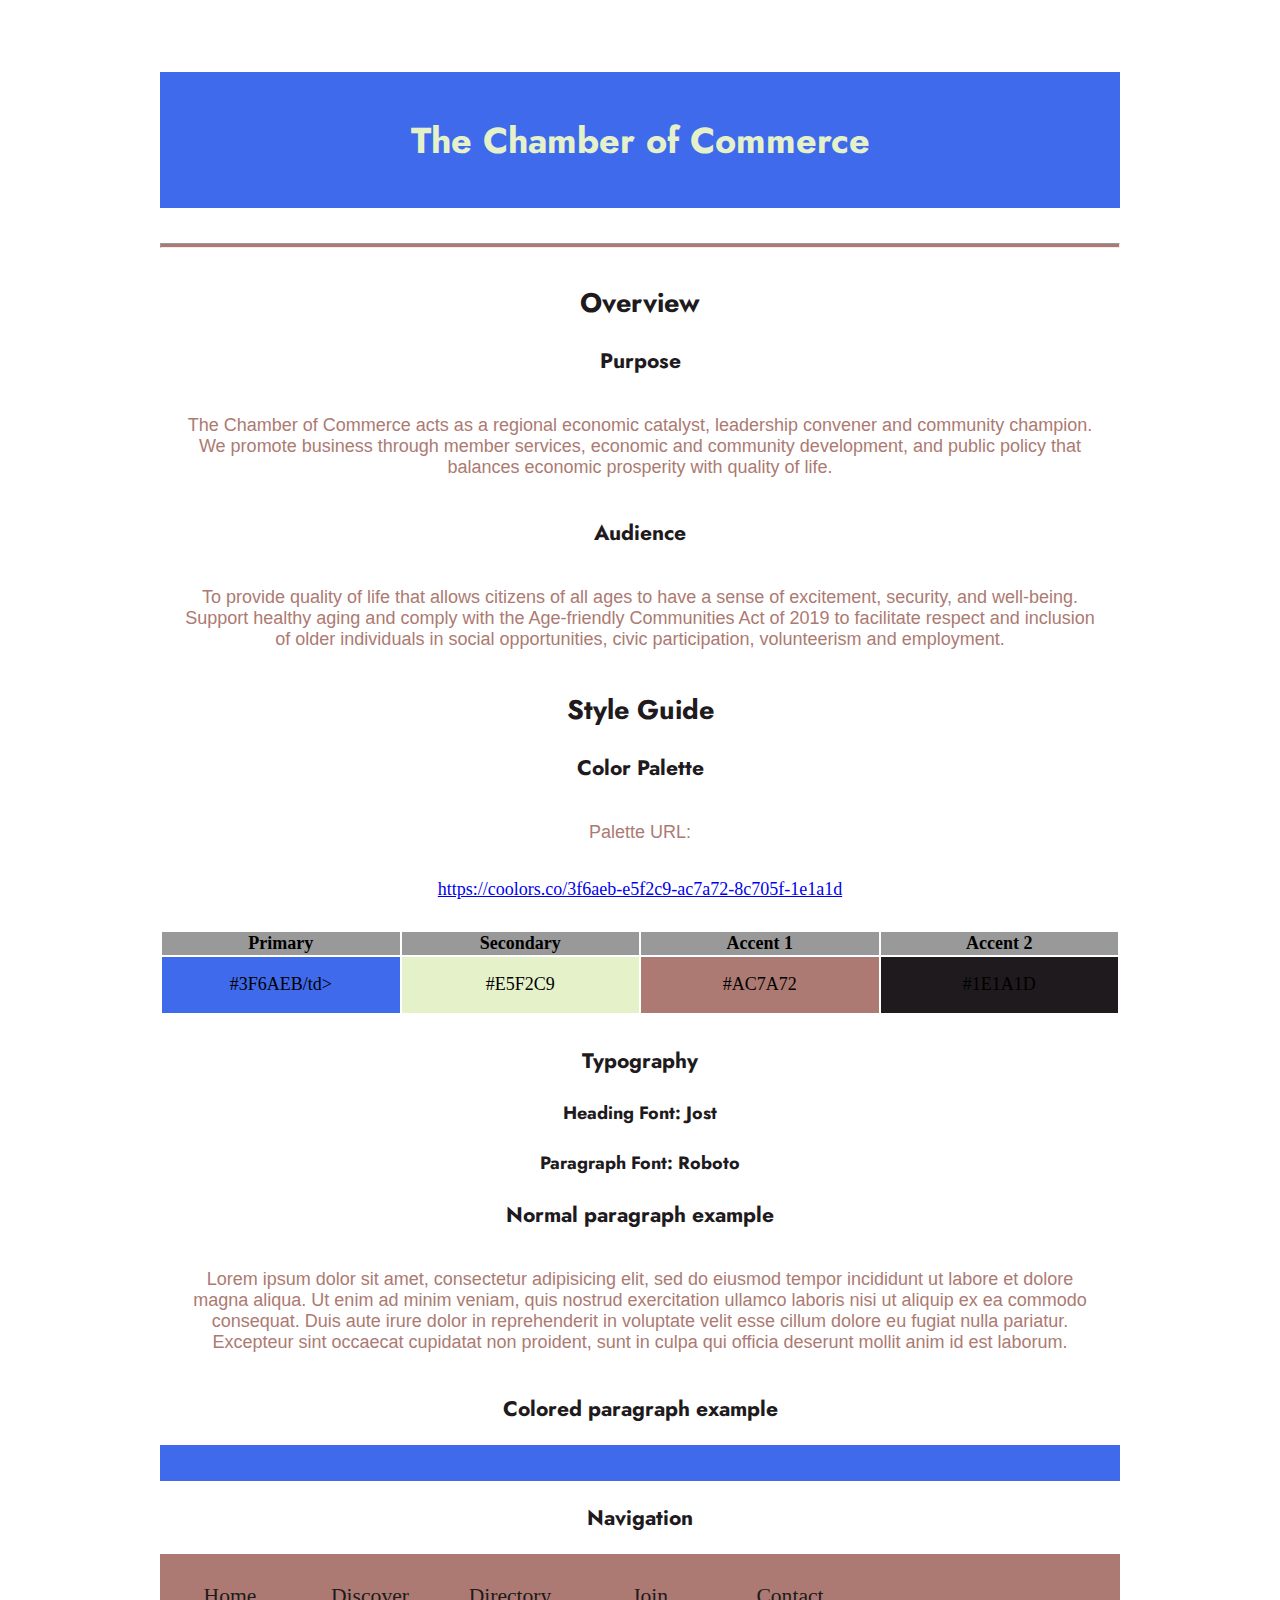
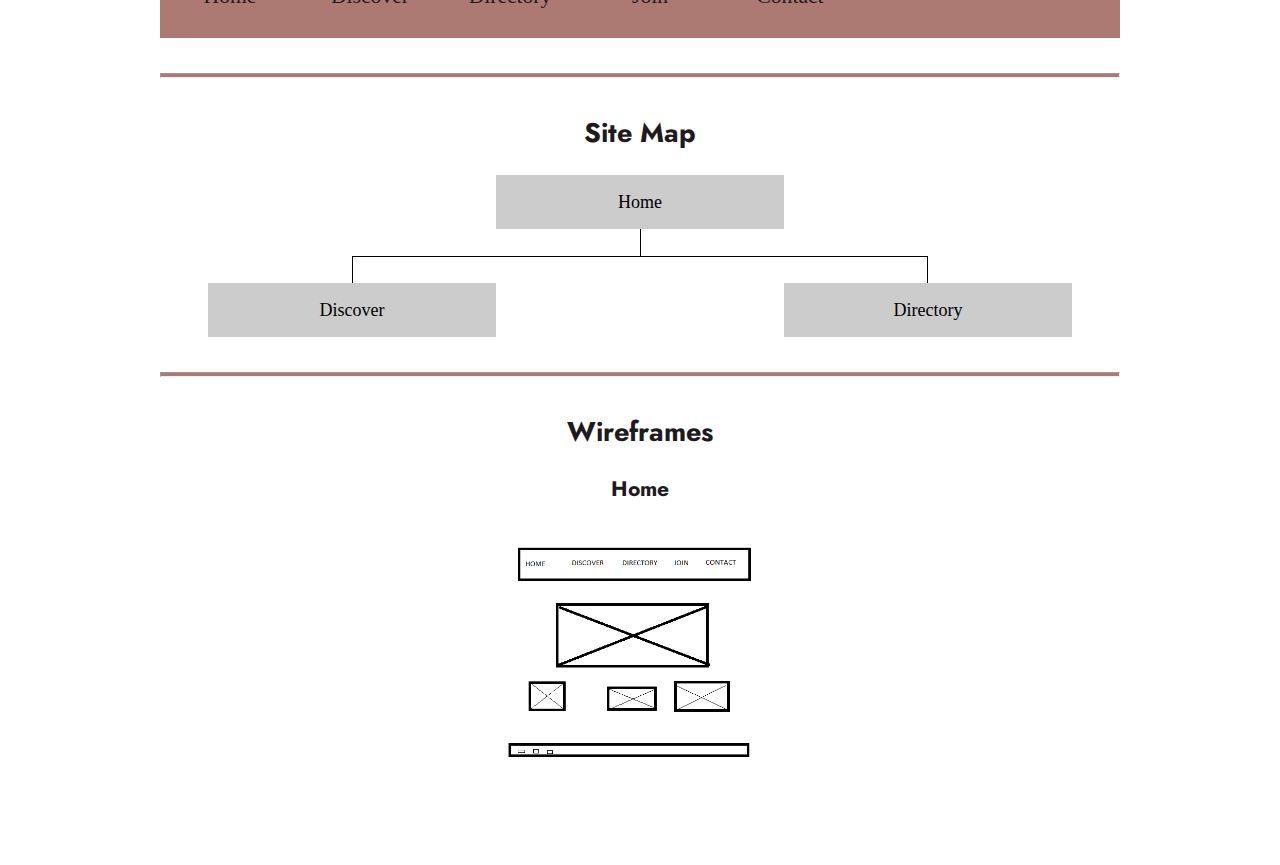
<file: week01/chamber-site-plan.html>
<!DOCTYPE html>
<html lang="en-us">

<head>
  <meta charset="utf-8" />
  <title>chamber-Site-Plan</title>
  <link type="text/css" rel="stylesheet" href="styles/styles.css" />
</head>

<body>
  <header>
    <h1> The Chamber of Commerce</h1>
  </header>
  <main>
   
    <hr />
    <h2>Overview</h2>
    <h3>Purpose</h3>
    <p> 
      The  Chamber of Commerce acts as a regional economic catalyst, 
      leadership convener and community champion. We promote business 
      through member services, economic and community development, and 
      public policy that balances economic prosperity with quality of life.
    </p>
   

    <h3>Audience</h3>
    <p>
      To provide quality of life that allows citizens of all ages to have 
      a sense of excitement, security, and well-being.  Support healthy aging
      and comply with the Age-friendly Communities Act of 2019 to facilitate
      respect and inclusion of older individuals in social opportunities,
      civic participation, volunteerism and employment.
    </p>
   
   
    
    <h2>Style Guide</h2>

   

    <h3>Color Palette</h3>
  
    <p>Palette URL:</p>
    <a href="https://coolors.co/3f6aeb-e5f2c9-ac7a72-8c705f-1e1a1d"
      target="_blank">https://coolors.co/3f6aeb-e5f2c9-ac7a72-8c705f-1e1a1d</a>

    <table class="colors">
      <tr>
        <th>Primary</th>
        <th>Secondary</th>
        <th>Accent 1</th>
        <th>Accent 2</th>
      </tr>
      
      <tr>
        <td class="primary">#3F6AEB/td>
        <td class="secondary">#E5F2C9</td>
        <td class="accent1">#AC7A72</td>
        <td class="accent2">#1E1A1D</td>
      </tr>
    </table>

   
    <h3>Typography</h3>
    

    <h4>
      Heading Font: Jost
     
    </h4>
    <h4>
      Paragraph Font: Roboto

    </h4>
    <h3>Normal paragraph example</h3>
    <p>
        Lorem ipsum dolor sit amet, consectetur adipisicing elit,
        sed do eiusmod tempor incididunt ut labore et dolore magna aliqua. 
        Ut enim ad minim veniam, quis nostrud exercitation ullamco laboris nisi
        ut aliquip ex ea commodo consequat. Duis aute irure dolor in reprehenderit
        in voluptate velit esse cillum dolore eu fugiat nulla pariatur. Excepteur
        sint occaecat cupidatat non proident, sunt in culpa qui officia deserunt
        mollit anim id est laborum.
    </p>
    <h3>Colored paragraph example</h3>
    <p class="colored">
      
    </p>

    
    <h3>Navigation</h3>
   
      <nav>
        <a href="#">Home</a>
        <a href="#">Discover</a>
        <a href="#">Directory </a>
        <a href="#">Join</a>
        <a href="#">Contact</a>
      </nav>
      <hr />
      <h2>Site Map</h2>
      <div class="sitemap">
        <div class="sm-home">Home</div>
        <div class="sm-page2"> Discover</div>
        <div class="sm-page3">Directory</div>
  
        <div class="top">&nbsp;</div>
        <div class="left">&nbsp;</div>
        <div class="right">&nbsp;</div>
      </div>
      <hr />
      <h2>Wireframes</h2>
     
  
      <h3>Home</h3>
  
      <img src="/week01/images/Wireframe.png" alt="home page wireframe" />
  
      
  
     
    </main>
  </body>
  
  </html>
</file>
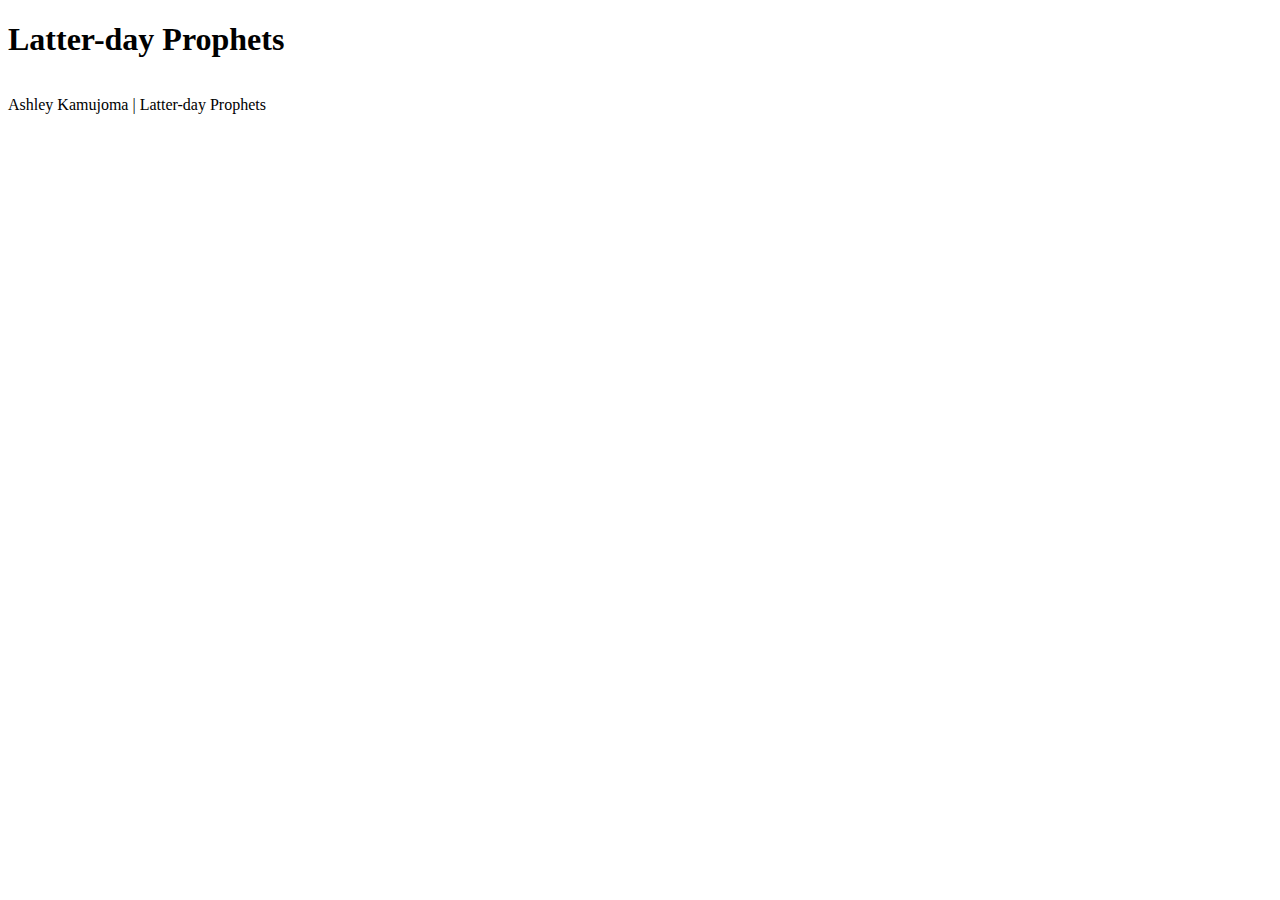
<file: week05/prophets.html>
<!DOCTYPE html>
<html lang="en">
<head>
  <meta charset="UTF-8">
  <meta http-equiv="X-UA-Compatible" content="IE=edge">
  <meta name="viewport" content="width=device-width, initial-scale=1.0">
  <title>Latter-day Prophets</title>
  <link rel="stylesheet" href="./styles/prophets.css">
</head>
<body>
  <header>
    <h1>Latter-day Prophets</h1>
  </header>
  <main>
    <div id="cards"></div>
  </main>
  <footer>
    <p>Ashley Kamujoma | Latter-day Prophets</p>
  </footer>
  <script src="scripts/prophets.js"></script>
</body>
</html>
</file>
<file: week01/styles/styles.css>
@import url('https://fonts.googleapis.com/css2?family=Jost:wght@300&family=Rock+Salt&display=swap');

:root {
  
  --primary-color: #3f6aeb ;
  --secondary-color: #e5f2c9;
  --accent1-color: #ac7a72;
  --accent2-color: #1e1a1d;

  
  --heading-font: "Jost";
  --paragraph-font: Roboto, Helvetica, sans-serif;

 
  --headline-color-on-white: #1e1a1d ;  
  --headline-color-on-color: #e5f2c9; 
  --paragraph-color-on-white: #ac7a72  ;  
  --paragraph-color-on-color: #ffffff; 
  --paragraph-background-color: #3f6aeb  ;
  --nav-link-color: #1e1a1d;
  --nav-background-color: #ac7a72;
  --nav-hover-link-color: #e5f2c9;
  --nav-hover-background-color: #3f6aeb;
}




body {
  max-width: 960px;
  margin: 0 auto;
  padding: 4em;
  font-size: 18px;
  text-align: center;
}
img {
  display: block;
  margin: 0 auto;
  max-width: 300px;
}
h1, h2, h3, h4, h5, h6 {
  font-family: var(--heading-font);
  color: var(--headline-color-on-white);
}
h2 {
  text-align: center;
}
hr {
  height: 3px;
  margin: 35px 0;
  background: var(--accent1-color);
}
header {
  padding: 1em;
  text-align: center;
  color: var(--headline-color-on-color);
  background-color: var(--paragraph-background-color);
}
header > h1, header > h2 {
  color: var(--headline-color-on-color);
}
p {
  font-family: var(--paragraph-font);
  color: var(--paragraph-color-on-white);
  padding: 1em;
}
.colors {
  width: 100%;
  min-width: 350px;
  margin: 30px auto;
  text-align: center;
}
.colors th {
  background-color: #999;
}
.colors td{
  width: 25%;
  height: 3em;
}
.primary {
  background-color: var(--primary-color);
}
.secondary {
  background-color: var(--secondary-color);
}
.accent1 {
  background-color: var(--accent1-color);
}
.accent2{
  background-color: var(--accent2-color);
}
p.colored {
  background-color: var(--paragraph-background-color);
  color: var(--paragraph-color-on-color);
}
nav {
  background-color: var(--nav-background-color);
  line-height: 3em;
  text-align: center;
  font-size: 1.2em;
}
nav  {
  list-style-type: none;
  display: flex;
}
nav a {
  padding:1em;
  min-width: 120px;
  text-decoration: none;
  padding: 10px;
}
nav a:link, nav a:visited {
  color: var(--nav-link-color);
}
nav a:hover {
  color: var(--nav-hover-link-color);
  background-color: var(--nav-hover-background-color);
}
.sitemap {
  display: grid;
  justify-content: center;

  grid-template-columns: repeat(6, 15%);
  grid-template-rows: 3em 1.5em 1.5em 3em;
  grid-template-areas: ". . home home . ."
    ". . . top . ."
    ". left left right right ."
    "page2 page2 . . page3 page3";
}
.sitemap > div {
  text-align: center;
}
.sm-home {
  grid-area: home;
  background-color: #ccc;
  line-height: 3em;
}
.sm-page2 {
  grid-area: page2;
  background-color: #ccc;
  line-height: 3em;
}
.sm-page3 {
  grid-area: page3;
  background-color: #ccc;
  line-height: 3em;
}
.top {
  grid-area: top;
  border-left: 1px solid;
}
.left {
  grid-area: left;
  border-top: 1px solid;
  border-left: 1px solid;
}
.right {
  grid-area: right;
  border-top: 1px solid;
  border-right: 1px solid;
}
</file>
<file: week05/styles/prophets.css>
#cards {
    display: grid;
    gap:10px;
    grid-template-columns: repeat(auto-fit, minmax(250px, 1fr));
  }
  section {
    border:1px solid blue;
    background-color: lightgray;
    margin: 0rem;
    padding: 1rem;
    text-align: center;
    border-radius: 4px;
  }
  section img {
    display: block;
    width: 100%;
    height: auto;
    border-radius: 4px;
    box-shadow: 0 0 10px rgba(0,0,0,0.5);
  }
</file>
